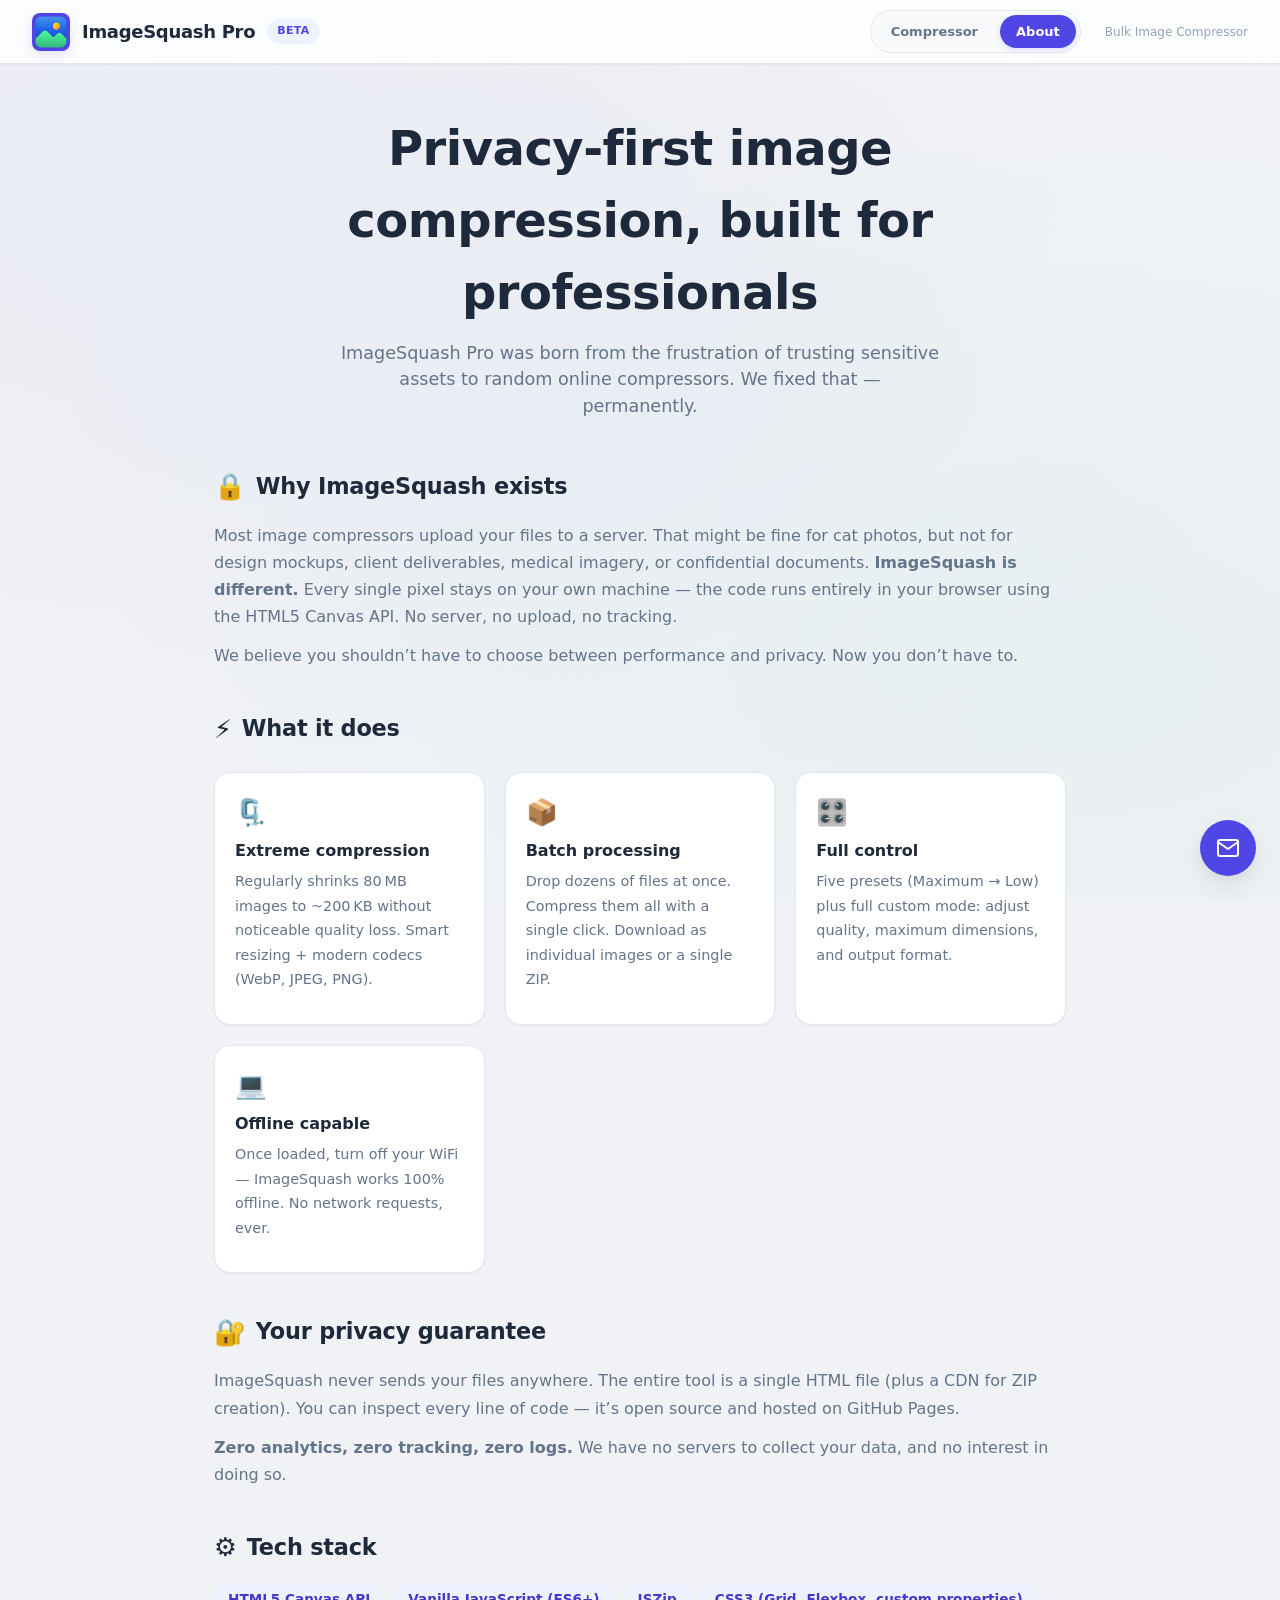
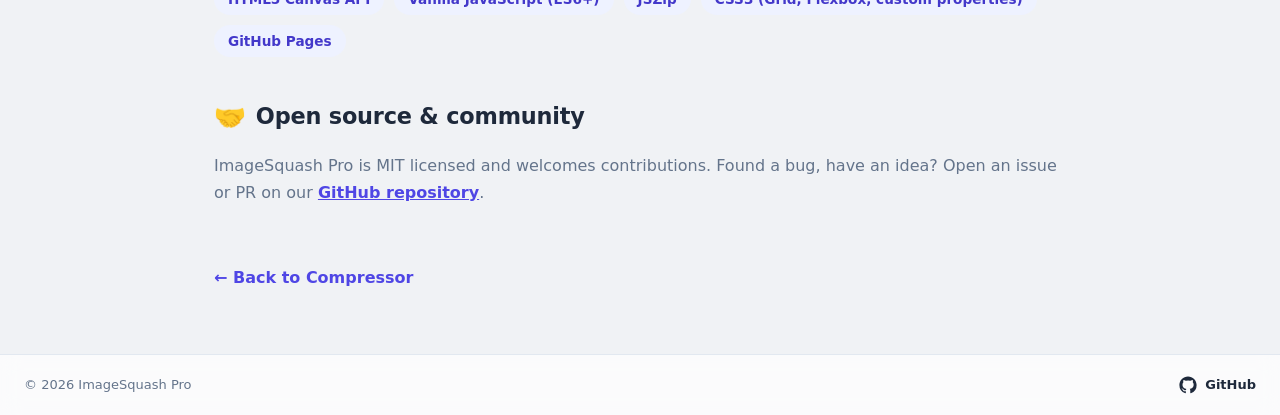
<file: about.html>
<!doctype html>
<html lang="en">
  <head>
    <meta charset="UTF-8" />
    <meta name="viewport" content="width=device-width, initial-scale=1.0" />

    <!-- Primary Meta Tags -->
    <title>
      About – ImageSquash Pro | Private Client‑Side Image Compressor
    </title>
    <meta
      name="title"
      content="About – ImageSquash Pro | Private Client‑Side Image Compressor"
    />
    <meta
      name="description"
      content="Discover the story behind ImageSquash Pro – a free, open‑source bulk image compressor that runs offline in your browser. No server, no tracking, maximum privacy."
    />
    <meta
      name="keywords"
      content="about image squasher, private image compressor, client-side compression, open source image tool, browser image processor, privacy first, no upload compressor, HTML5 canvas compressor, image squash pro about, offline image tool"
    />
    <meta name="author" content="ImageSquash Pro" />
    <meta name="robots" content="index, follow" />

    <!-- Open Graph / Facebook -->
    <meta property="og:type" content="website" />
    <meta
      property="og:url"
      content="https://tutorialsandroid.github.io/image-squash-pro/about.html"
    />
    <meta
      property="og:title"
      content="About ImageSquash Pro – 100% Private Image Compression"
    />
    <meta
      property="og:description"
      content="Why we built a tool that never uploads your files. Learn about the privacy‑first, browser‑based bulk image compressor."
    />
    <meta
      property="og:image"
      content="https://raw.githubusercontent.com/TutorialsAndroid/image-squash-pro/refs/heads/main/assets/banner.png"
    />

    <!-- Twitter -->
    <meta name="twitter:card" content="summary_large_image" />
    <meta
      name="twitter:url"
      content="https://tutorialsandroid.github.io/image-squash-pro/about.html"
    />
    <meta name="twitter:title" content="About ImageSquash Pro" />
    <meta
      name="twitter:description"
      content="100% offline, 0% server. Discover the open‑source image compressor that respects your privacy."
    />
    <meta
      name="twitter:image"
      content="https://raw.githubusercontent.com/TutorialsAndroid/image-squash-pro/refs/heads/main/assets/banner.png"
    />

    <!-- Favicon -->
    <link rel="icon" type="image/png" href="favicon/favicon.ico" />

    <!-- STYLES -->
    <link rel="stylesheet" href="css/index.css" />
    <link rel="stylesheet" href="css/about.css" />
  </head>
  <body>
    <!-- HEADER -->
    <div id="header"></div>

    <main class="about-wrapper">
      <div class="about-hero">
        <h1>Privacy‑first image compression, built for professionals</h1>
        <p class="subtitle">
          ImageSquash Pro was born from the frustration of trusting sensitive
          assets to random online compressors. We fixed that — permanently.
        </p>
      </div>

      <div class="about-section">
        <h2><span class="section-icon">🔒</span> Why ImageSquash exists</h2>
        <p>
          Most image compressors upload your files to a server. That might be
          fine for cat photos, but not for design mockups, client deliverables,
          medical imagery, or confidential documents.
          <strong>ImageSquash is different.</strong> Every single pixel stays on
          your own machine — the code runs entirely in your browser using the
          HTML5 Canvas API. No server, no upload, no tracking.
        </p>
        <p>
          We believe you shouldn’t have to choose between performance and
          privacy. Now you don’t have to.
        </p>
      </div>

      <div class="about-section">
        <h2><span class="section-icon">⚡</span> What it does</h2>
        <div class="feature-grid">
          <div class="feature-item">
            <div class="feature-icon">🗜️</div>
            <h3>Extreme compression</h3>
            <p>
              Regularly shrinks 80 MB images to ~200 KB without noticeable
              quality loss. Smart resizing + modern codecs (WebP, JPEG, PNG).
            </p>
          </div>
          <div class="feature-item">
            <div class="feature-icon">📦</div>
            <h3>Batch processing</h3>
            <p>
              Drop dozens of files at once. Compress them all with a single
              click. Download as individual images or a single ZIP.
            </p>
          </div>
          <div class="feature-item">
            <div class="feature-icon">🎛️</div>
            <h3>Full control</h3>
            <p>
              Five presets (Maximum → Low) plus full custom mode: adjust
              quality, maximum dimensions, and output format.
            </p>
          </div>
          <div class="feature-item">
            <div class="feature-icon">💻</div>
            <h3>Offline capable</h3>
            <p>
              Once loaded, turn off your WiFi — ImageSquash works 100% offline.
              No network requests, ever.
            </p>
          </div>
        </div>
      </div>

      <div class="about-section">
        <h2><span class="section-icon">🔐</span> Your privacy guarantee</h2>
        <p>
          ImageSquash never sends your files anywhere. The entire tool is a
          single HTML file (plus a CDN for ZIP creation). You can inspect every
          line of code — it’s open source and hosted on GitHub Pages.
        </p>
        <p>
          <strong>Zero analytics, zero tracking, zero logs.</strong> We have no
          servers to collect your data, and no interest in doing so.
        </p>
      </div>

      <div class="about-section">
        <h2><span class="section-icon">⚙️</span> Tech stack</h2>
        <ul class="tech-list">
          <li>HTML5 Canvas API</li>
          <li>Vanilla JavaScript (ES6+)</li>
          <li>JSZip</li>
          <li>CSS3 (Grid, Flexbox, custom properties)</li>
          <li>GitHub Pages</li>
        </ul>
      </div>

      <div class="about-section">
        <h2><span class="section-icon">🤝</span> Open source & community</h2>
        <p>
          ImageSquash Pro is MIT licensed and welcomes contributions. Found a
          bug, have an idea? Open an issue or PR on our
          <a
            href="https://github.com/TutorialsAndroid/image-squash-pro"
            target="_blank"
            rel="noopener noreferrer"
            style="color: var(--primary); font-weight: 600"
            >GitHub repository</a
          >.
        </p>
      </div>

      <a href="index.html" class="back-link"> ← Back to Compressor </a>
    </main>

    <!-- Same footer -->
    <div id="footer"></div>

    <!-- Load header component -->
    <script>
      fetch("components/header.html")
        .then((response) => response.text())
        .then((data) => {
          document.getElementById("header").innerHTML = data;

          // Set active nav link based on current URL hash or path
          const currentPage = window.location.pathname.split("/").pop(); // "index.html" or "about.html"
          const links = document.querySelectorAll(".nav-link");
          links.forEach((link) => {
            const href = link.getAttribute("href").split("/").pop();
            if (href === currentPage) {
              link.classList.add("active");
            } else {
              link.classList.remove("active");
            }
          });
        });
    </script>

    <!-- Load footer component -->
    <script>
      fetch("components/footer.html")
        .then((response) => response.text())
        .then((data) => {
          document.getElementById("footer").innerHTML = data;
        });
    </script>

    <!-- Scripts -->
    <script src="js/fab.js"></script>
    <script src="js/analytics.js"></script>
  </body>
</html>
</file>
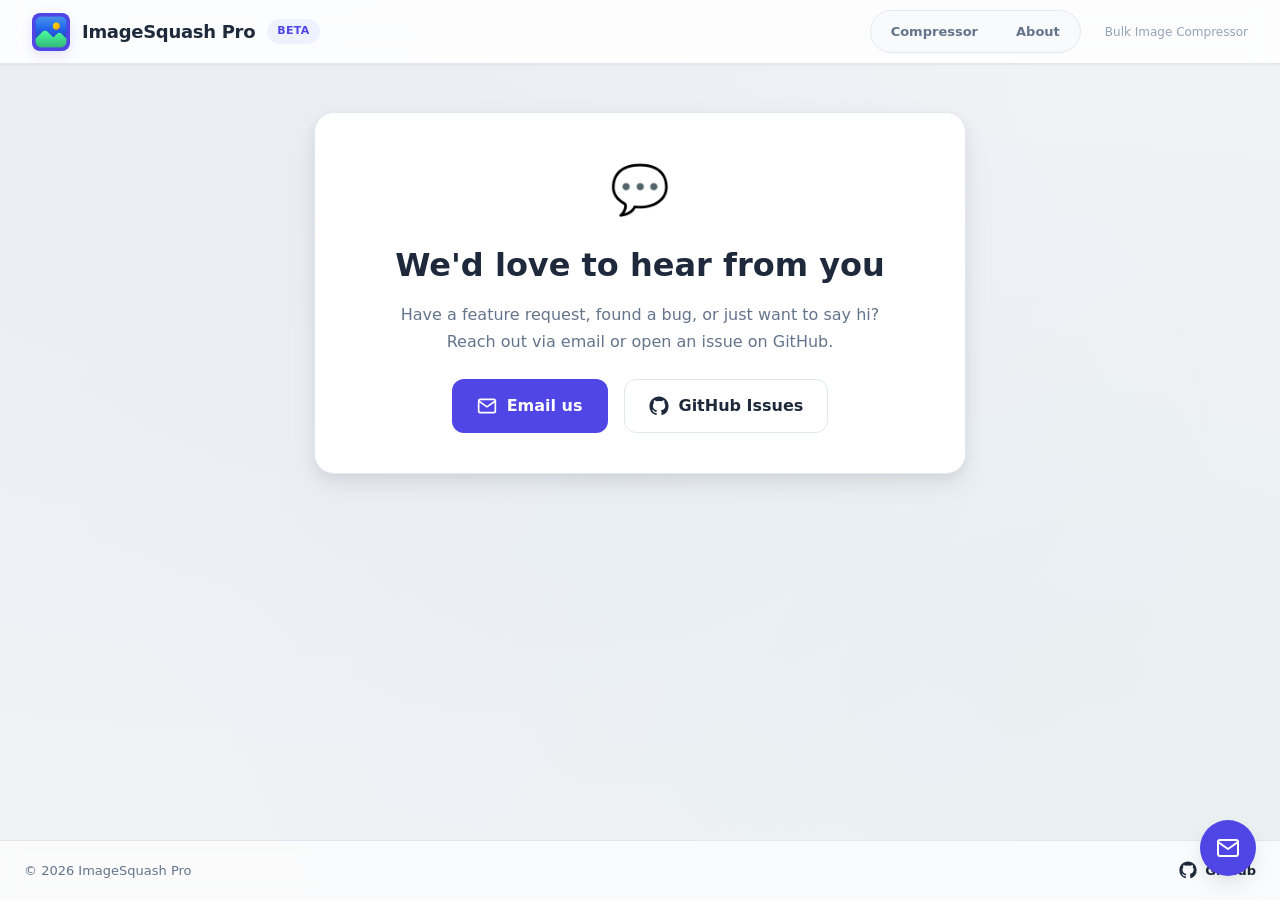
<file: contact.html>
<!doctype html>
<html lang="en">
  <head>
    <meta charset="UTF-8" />
    <meta name="viewport" content="width=device-width, initial-scale=1.0" />
    <!-- Primary Meta Tags -->
    <title>Contact – ImageSquash Pro | Get in Touch</title>
    <meta name="title" content="Contact – ImageSquash Pro | Get in Touch" />
    <meta
      name="description"
      content="Reach the ImageSquash Pro team for feedback, feature requests, or support. We’re open source, private, and here to help."
    />
    <meta
      name="keywords"
      content="contact image squasher, image compressor contact, support image compression, privacy tool contact, open source help, feedback image tool, get in touch image compressor"
    />
    <meta name="author" content="ImageSquash Pro" />
    <meta name="robots" content="index, follow" />

    <!-- Open Graph / Facebook -->
    <meta property="og:type" content="website" />
    <meta
      property="og:url"
      content="https://tutorialsandroid.github.io/image-squash-pro/contact.html"
    />
    <meta
      property="og:title"
      content="Contact ImageSquash Pro – We’re Listening"
    />
    <meta
      property="og:description"
      content="Need help, have a suggestion, or want to contribute? Reach out to the team behind the private, browser‑based image compressor."
    />
    <meta
      property="og:image"
      content="https://raw.githubusercontent.com/TutorialsAndroid/image-squash-pro/refs/heads/main/assets/banner.png"
    />

    <!-- Twitter -->
    <meta name="twitter:card" content="summary_large_image" />
    <meta
      name="twitter:url"
      content="https://tutorialsandroid.github.io/image-squash-pro/contact.html"
    />
    <meta name="twitter:title" content="Contact ImageSquash Pro" />
    <meta
      name="twitter:description"
      content="Get in touch with the team behind the private, open‑source bulk image compressor."
    />
    <meta
      name="twitter:image"
      content="https://raw.githubusercontent.com/TutorialsAndroid/image-squash-pro/refs/heads/main/assets/banner.png"
    />

    <!-- Favicon -->
    <link rel="icon" type="image/png" href="favicon/favicon.ico" />

    <!-- STYLES -->
    <link rel="stylesheet" href="css/index.css" />
    <link rel="stylesheet" href="css/contact.css" />
  </head>
  <body>
    <!-- HEADER -->
    <div id="header"></div>

    <main class="contact-wrapper">
      <div class="contact-card">
        <div class="contact-icon">💬</div>
        <h1>We'd love to hear from you</h1>
        <p>
          Have a feature request, found a bug, or just want to say hi?<br />
          Reach out via email or open an issue on GitHub.
        </p>
        <div class="contact-methods">
          <a
            href="mailto:akshaysunilmasram@yahoo.com?subject=Feedback%20for%20ImageSquash%20Pro"
            class="contact-btn primary"
          >
            <svg
              width="20"
              height="20"
              viewBox="0 0 24 24"
              fill="none"
              stroke="currentColor"
              stroke-width="2"
            >
              <path
                d="M4 4h16c1.1 0 2 .9 2 2v12c0 1.1-.9 2-2 2H4c-1.1 0-2-.9-2-2V6c0-1.1.9-2 2-2z"
              />
              <polyline points="22,6 12,13 2,6" />
            </svg>
            Email us
          </a>
          <a
            href="https://github.com/TutorialsAndroid/image-squash-pro/issues"
            target="_blank"
            rel="noopener"
            class="contact-btn"
          >
            <svg width="20" height="20" viewBox="0 0 24 24" fill="currentColor">
              <path
                d="M12 .5C5.65.5.5 5.65.5 12a11.5 11.5 0 0 0 7.86 10.92c.58.1.79-.25.79-.56v-2.02c-3.2.7-3.88-1.38-3.88-1.38-.53-1.34-1.28-1.7-1.28-1.7-1.05-.72.08-.71.08-.71 1.16.08 1.77 1.2 1.77 1.2 1.03 1.77 2.7 1.26 3.36.97.1-.75.4-1.26.72-1.55-2.55-.29-5.24-1.28-5.24-5.7 0-1.26.45-2.28 1.2-3.09-.12-.3-.52-1.5.11-3.13 0 0 .98-.31 3.2 1.18a11.1 11.1 0 0 1 5.82 0c2.22-1.5 3.2-1.18 3.2-1.18.63 1.63.23 2.83.11 3.13.75.81 1.2 1.83 1.2 3.09 0 4.43-2.7 5.4-5.27 5.69.41.35.78 1.04.78 2.1v3.11c0 .31.21.67.8.56A11.5 11.5 0 0 0 23.5 12C23.5 5.65 18.35.5 12 .5Z"
              />
            </svg>
            GitHub Issues
          </a>
        </div>
      </div>
    </main>

    <!-- Same footer -->
    <div id="footer"></div>

    <!-- Load header component -->
    <script>
      fetch("components/header.html")
        .then((response) => response.text())
        .then((data) => {
          document.getElementById("header").innerHTML = data;

          // Set active nav link based on current URL hash or path
          const currentPage = window.location.pathname.split("/").pop(); // "index.html" or "about.html"
          const links = document.querySelectorAll(".nav-link");
          links.forEach((link) => {
            const href = link.getAttribute("href").split("/").pop();
            if (href === currentPage) {
              link.classList.add("active");
            } else {
              link.classList.remove("active");
            }
          });
        });
    </script>

    <!-- Load footer component -->
    <script>
      fetch("components/footer.html")
        .then((response) => response.text())
        .then((data) => {
          document.getElementById("footer").innerHTML = data;
        });
    </script>

    <!-- Scripts -->
    <script src="js/fab.js"></script>
    <script src="js/analytics.js"></script>
  </body>
</html>
</file>
<file: css/index.css>
:root {
  --bg: #f0f2f5;
  --surface: #ffffff;
  --surface-alt: #f8fafc;
  --border: #e2e8f0;
  --border-hover: #cbd5e1;
  --text: #1e293b;
  --text-secondary: #64748b;
  --text-muted: #94a3b8;
  --primary: #4f46e5;
  --primary-hover: #4338ca;
  --primary-light: #eef2ff;
  --primary-glow: rgba(79, 70, 229, 0.15);
  --success: #10b981;
  --success-light: #ecfdf5;
  --warning: #f59e0b;
  --warning-light: #fffbeb;
  --danger: #ef4444;
  --danger-light: #fef2f2;
  --info: #3b82f6;
  --shadow-sm: 0 1px 2px rgba(0, 0, 0, 0.05);
  --shadow: 0 1px 3px rgba(0, 0, 0, 0.08), 0 1px 2px rgba(0, 0, 0, 0.06);
  --shadow-md: 0 4px 6px rgba(0, 0, 0, 0.06), 0 2px 4px rgba(0, 0, 0, 0.04);
  --shadow-lg: 0 10px 25px rgba(0, 0, 0, 0.08), 0 4px 10px rgba(0, 0, 0, 0.04);
  --shadow-xl: 0 20px 50px rgba(0, 0, 0, 0.12), 0 8px 20px rgba(0, 0, 0, 0.06);
  --radius-sm: 8px;
  --radius: 12px;
  --radius-lg: 16px;
  --radius-xl: 20px;
  --transition: 0.2s cubic-bezier(0.4, 0, 0.2, 1);
  --transition-slow: 0.35s cubic-bezier(0.4, 0, 0.2, 1);
  --font: "Inter", "Segoe UI", system-ui, -apple-system, sans-serif;
  --font-mono: "JetBrains Mono", "SF Mono", "Fira Code", "Consolas", monospace;
}

* {
  margin: 0;
  padding: 0;
  box-sizing: border-box;
}

html {
  height: 100%;
}

body {
  font-family: var(--font);
  background: var(--bg);
  color: var(--text);
  min-height: 100vh;
  line-height: 1.5;
  -webkit-font-smoothing: antialiased;
  -moz-osx-font-smoothing: grayscale;
  background-image:
    radial-gradient(
      ellipse at 15% 20%,
      rgba(79, 70, 229, 0.03) 0%,
      transparent 60%
    ),
    radial-gradient(
      ellipse at 85% 75%,
      rgba(16, 185, 129, 0.03) 0%,
      transparent 60%
    ),
    radial-gradient(
      ellipse at 50% 50%,
      rgba(59, 130, 246, 0.02) 0%,
      transparent 70%
    );
  background-attachment: fixed;
}

body {
  display: flex;
  flex-direction: column;
}

/* ── Header ─────────────────────── */
.app-header {
  background: var(--surface);
  border-bottom: 1px solid var(--border);
  padding: 0 32px;
  height: 64px;
  display: flex;
  align-items: center;
  justify-content: space-between;
  position: sticky;
  top: 0;
  z-index: 100;
  backdrop-filter: blur(12px);
  background: rgba(255, 255, 255, 0.85);
  box-shadow: var(--shadow-sm);
}
.header-brand {
  display: flex;
  align-items: center;
  gap: 12px;
}
.header-logo {
  width: 38px;
  height: 38px;
  background: var(--primary);
  border-radius: var(--radius-sm);
  display: flex;
  align-items: center;
  justify-content: center;
  color: #fff;
  font-size: 20px;
  font-weight: 700;
  letter-spacing: -0.5px;
  box-shadow: 0 4px 12px var(--primary-glow);
}
.header-title {
  font-weight: 700;
  font-size: 18px;
  letter-spacing: -0.3px;
  color: var(--text);
}
.header-badge {
  font-size: 11px;
  font-weight: 600;
  background: var(--primary-light);
  color: var(--primary);
  padding: 4px 10px;
  border-radius: 20px;
  letter-spacing: 0.3px;
  text-transform: uppercase;
}
.header-actions {
  display: flex;
  align-items: center;
  gap: 24px;
}
.logo-img {
  width: 100%;
  height: 100%;
  object-fit: contain;
  border-radius: var(--radius-sm);
}

/* ── Main navigation ── */
.main-nav {
  display: flex;
  gap: 6px;
  background: var(--surface-alt);
  padding: 4px;
  border-radius: 28px;
  border: 1px solid var(--border);
}

.nav-link {
  text-decoration: none;
  font-size: 13px;
  font-weight: 600;
  padding: 7px 16px;
  border-radius: 24px;
  color: var(--text-secondary);
  transition: all 0.2s ease;
  white-space: nowrap;
}

.nav-link:hover {
  color: var(--primary);
  background: var(--primary-light);
  border-color: transparent;
}

.nav-link.active {
  background: var(--primary);
  color: #fff;
  box-shadow: 0 2px 6px var(--primary-glow);
}

/* ── Subtitle text (next to nav) ── */
.header-subtitle {
  font-size: 12px;
  color: var(--text-muted);
  font-weight: 500;
  white-space: nowrap;
}

/* ── Slogan Bar (NEW) ───────────── */
.slogan-bar {
  background: linear-gradient(
    105deg,
    var(--primary) 0%,
    var(--primary-hover) 100%
  );
  color: #fff;
  text-align: center;
  padding: 10px 24px;
  font-weight: 500;
  font-size: 14px;
  letter-spacing: -0.1px;
  box-shadow: 0 2px 8px rgba(79, 70, 229, 0.25);
  display: flex;
  align-items: center;
  justify-content: center;
  gap: 8px;
  flex-wrap: wrap;
}
.slogan-bar .shield {
  font-size: 16px;
}

/* ── Main Layout ────────────────── */
.app-container {
  max-width: 1300px;
  margin: 0 auto;
  padding: 28px 24px 48px;
  display: flex;
  flex-direction: column;
  gap: 24px;
  flex: 1;
}

/* ── Settings Panel ─────────────── */
.settings-panel {
  background: var(--surface);
  border-radius: var(--radius-lg);
  padding: 20px 24px;
  box-shadow: var(--shadow);
  border: 1px solid var(--border);
  display: flex;
  flex-wrap: wrap;
  gap: 20px;
  align-items: center;
  transition: var(--transition);
}
.settings-group {
  display: flex;
  align-items: center;
  gap: 10px;
}
.settings-label {
  font-size: 13px;
  font-weight: 600;
  color: var(--text-secondary);
  text-transform: uppercase;
  letter-spacing: 0.4px;
  white-space: nowrap;
  user-select: none;
}
.preset-pills {
  display: flex;
  gap: 6px;
  flex-wrap: wrap;
}
.preset-pill {
  padding: 7px 15px;
  border-radius: 24px;
  border: 1.5px solid var(--border);
  background: var(--surface);
  cursor: pointer;
  font-size: 13px;
  font-weight: 500;
  color: var(--text-secondary);
  transition: var(--transition);
  white-space: nowrap;
  user-select: none;
  letter-spacing: -0.1px;
  font-family: var(--font);
}
.preset-pill:hover {
  border-color: var(--primary);
  color: var(--primary);
  background: var(--primary-light);
}
.preset-pill.active {
  background: var(--primary);
  color: #fff;
  border-color: var(--primary);
  box-shadow: 0 2px 8px var(--primary-glow);
  font-weight: 600;
}
.slider-container {
  display: flex;
  align-items: center;
  gap: 10px;
}
.slider-container input[type="range"] {
  -webkit-appearance: none;
  width: 110px;
  height: 6px;
  border-radius: 3px;
  background: var(--border);
  outline: none;
  cursor: pointer;
}
.slider-container input[type="range"]::-webkit-slider-thumb {
  -webkit-appearance: none;
  width: 20px;
  height: 20px;
  border-radius: 50%;
  background: var(--primary);
  cursor: pointer;
  border: 3px solid #fff;
  box-shadow: var(--shadow-md);
  transition: var(--transition);
}
.slider-container input[type="range"]::-webkit-slider-thumb:hover {
  transform: scale(1.1);
  box-shadow: var(--shadow-lg);
}
.slider-value {
  font-weight: 700;
  font-size: 14px;
  color: var(--primary);
  min-width: 36px;
  text-align: center;
  font-family: var(--font-mono);
}
.dimension-input {
  width: 72px;
  padding: 8px 10px;
  border: 1.5px solid var(--border);
  border-radius: var(--radius-sm);
  font-size: 13px;
  font-family: var(--font-mono);
  text-align: center;
  transition: var(--transition);
  background: var(--surface-alt);
  color: var(--text);
}
.dimension-input:focus {
  outline: none;
  border-color: var(--primary);
  box-shadow: 0 0 0 3px var(--primary-glow);
  background: #fff;
}
.format-select {
  padding: 8px 32px 8px 12px;
  border: 1.5px solid var(--border);
  border-radius: var(--radius-sm);
  font-size: 13px;
  font-weight: 500;
  background: var(--surface-alt);
  cursor: pointer;
  color: var(--text);
  transition: var(--transition);
  font-family: var(--font);
  appearance: none;
  -webkit-appearance: none;
  background-image: url("data:image/svg+xml,%3Csvg xmlns='http://www.w3.org/2000/svg' width='12' height='12' viewBox='0 0 24 24' fill='none' stroke='%2364748b' stroke-width='2.5'%3E%3Cpath d='M6 9l6 6 6-6'%3E%3C/path%3E%3C/svg%3E");
  background-repeat: no-repeat;
  background-position: right 10px center;
}
.format-select:focus {
  outline: none;
  border-color: var(--primary);
  box-shadow: 0 0 0 3px var(--primary-glow);
  background: #fff;
}
.settings-divider {
  width: 1px;
  height: 28px;
  background: var(--border);
  border-radius: 1px;
}

/* ── Upload Zone ────────────────── */
.upload-zone {
  background: var(--surface);
  border: 2px dashed var(--border);
  border-radius: var(--radius-xl);
  padding: 40px 32px;
  text-align: center;
  cursor: pointer;
  transition: var(--transition-slow);
  position: relative;
  overflow: hidden;
  box-shadow: var(--shadow);
}
.upload-zone:hover,
.upload-zone.drag-over {
  border-color: var(--primary);
  background: var(--primary-light);
  box-shadow:
    var(--shadow-lg),
    0 0 0 8px var(--primary-glow);
  transform: translateY(-1px);
}
.upload-zone.drag-over {
  border-style: solid;
  background: #eef2ff;
  box-shadow:
    var(--shadow-xl),
    0 0 0 16px rgba(79, 70, 229, 0.06);
}
.upload-icon-wrapper {
  width: 64px;
  height: 64px;
  border-radius: 50%;
  background: var(--primary-light);
  display: flex;
  align-items: center;
  justify-content: center;
  margin: 0 auto 16px;
  transition: var(--transition-slow);
}
.upload-zone:hover .upload-icon-wrapper {
  background: #dde3ff;
  transform: scale(1.05);
}
.upload-icon {
  font-size: 28px;
  color: var(--primary);
}
.upload-title {
  font-weight: 700;
  font-size: 17px;
  margin-bottom: 4px;
  color: var(--text);
  letter-spacing: -0.2px;
}
.upload-subtitle {
  font-size: 13px;
  color: var(--text-secondary);
  margin-bottom: 4px;
}
.upload-hint {
  font-size: 11px;
  color: var(--text-muted);
  margin-top: 8px;
}
.upload-zone input[type="file"] {
  position: absolute;
  inset: 0;
  opacity: 0;
  cursor: pointer;
}
.compact-upload {
  border: 1.5px dashed var(--border);
  border-radius: var(--radius);
  padding: 16px 20px;
  text-align: center;
  cursor: pointer;
  transition: var(--transition);
  background: var(--surface-alt);
  font-size: 13px;
  font-weight: 500;
  color: var(--text-secondary);
  position: relative;
}
.compact-upload:hover {
  border-color: var(--primary);
  color: var(--primary);
  background: var(--primary-light);
}
.compact-upload input[type="file"] {
  position: absolute;
  inset: 0;
  opacity: 0;
  cursor: pointer;
}

/* ── Results Area ───────────────── */
.results-header {
  display: flex;
  align-items: center;
  justify-content: space-between;
  flex-wrap: wrap;
  gap: 12px;
  margin-bottom: 8px;
}
.results-title {
  font-weight: 700;
  font-size: 16px;
  letter-spacing: -0.2px;
}
.results-count {
  font-size: 13px;
  color: var(--text-secondary);
  font-weight: 500;
}
.results-actions {
  display: flex;
  gap: 8px;
  flex-wrap: wrap;
}

/* ── Buttons ────────────────────── */
.btn {
  padding: 10px 18px;
  border-radius: var(--radius-sm);
  font-weight: 600;
  font-size: 13px;
  cursor: pointer;
  border: none;
  transition: var(--transition);
  letter-spacing: -0.1px;
  font-family: var(--font);
  display: inline-flex;
  align-items: center;
  gap: 7px;
  white-space: nowrap;
  user-select: none;
}
.btn-primary {
  background: var(--primary);
  color: #fff;
  box-shadow: 0 2px 8px var(--primary-glow);
}
.btn-primary:hover {
  background: var(--primary-hover);
  box-shadow: 0 4px 16px var(--primary-glow);
  transform: translateY(-1px);
}
.btn-primary:active {
  transform: translateY(0);
  box-shadow: 0 1px 4px var(--primary-glow);
}
.btn-secondary {
  background: var(--surface);
  color: var(--text);
  border: 1.5px solid var(--border);
}
.btn-secondary:hover {
  border-color: var(--border-hover);
  background: var(--surface-alt);
}
.btn-success {
  background: var(--success);
  color: #fff;
  box-shadow: 0 2px 8px rgba(16, 185, 129, 0.2);
}
.btn-success:hover {
  box-shadow: 0 4px 16px rgba(16, 185, 129, 0.3);
  transform: translateY(-1px);
}
.btn-danger {
  background: #fff;
  color: var(--danger);
  border: 1.5px solid #fecaca;
}
.btn-danger:hover {
  background: var(--danger-light);
  border-color: var(--danger);
}
.btn-sm {
  padding: 6px 12px;
  font-size: 12px;
  border-radius: 6px;
}
.btn-xs {
  padding: 4px 10px;
  font-size: 11px;
  border-radius: 5px;
  font-weight: 600;
}
.btn-icon {
  width: 32px;
  height: 32px;
  padding: 0;
  border-radius: 50%;
  display: inline-flex;
  align-items: center;
  justify-content: center;
  font-size: 16px;
}
.btn:disabled {
  opacity: 0.5;
  pointer-events: none;
  cursor: not-allowed;
}

/* ── Image Grid ─────────────────── */
.image-grid {
  display: grid;
  grid-template-columns: repeat(auto-fill, minmax(280px, 1fr));
  gap: 16px;
}
.image-card {
  background: var(--surface);
  border: 1px solid var(--border);
  border-radius: var(--radius-lg);
  overflow: hidden;
  transition: var(--transition);
  box-shadow: var(--shadow-sm);
  display: flex;
  flex-direction: column;
  animation: cardIn 0.4s ease-out;
}
@keyframes cardIn {
  from {
    opacity: 0;
    transform: translateY(16px);
  }
  to {
    opacity: 1;
    transform: translateY(0);
  }
}
.image-card:hover {
  box-shadow: var(--shadow-lg);
  border-color: var(--border-hover);
  transform: translateY(-2px);
}
.card-preview {
  width: 100%;
  height: 180px;
  background: #f1f5f9;
  display: flex;
  align-items: center;
  justify-content: center;
  overflow: hidden;
  position: relative;
  cursor: pointer;
}
.card-preview img {
  width: 100%;
  height: 100%;
  object-fit: cover;
  transition: transform 0.3s ease;
}
.card-preview:hover img {
  transform: scale(1.04);
}
.card-preview .status-overlay {
  position: absolute;
  inset: 0;
  background: rgba(0, 0, 0, 0.5);
  display: flex;
  align-items: center;
  justify-content: center;
  color: #fff;
  font-weight: 600;
  font-size: 14px;
  gap: 8px;
}
.spinner {
  width: 22px;
  height: 22px;
  border: 2.5px solid rgba(255, 255, 255, 0.4);
  border-top-color: #fff;
  border-radius: 50%;
  animation: spin 0.7s linear infinite;
}
@keyframes spin {
  to {
    transform: rotate(360deg);
  }
}
.card-body {
  padding: 14px 16px;
  flex: 1;
  display: flex;
  flex-direction: column;
  gap: 10px;
}
.card-filename {
  font-weight: 600;
  font-size: 13px;
  color: var(--text);
  white-space: nowrap;
  overflow: hidden;
  text-overflow: ellipsis;
  letter-spacing: -0.1px;
}
.card-stats {
  display: flex;
  gap: 8px;
  flex-wrap: wrap;
  align-items: center;
}
.stat-badge {
  font-size: 11px;
  font-weight: 600;
  padding: 4px 10px;
  border-radius: 14px;
  letter-spacing: 0.1px;
  font-family: var(--font-mono);
  white-space: nowrap;
}
.stat-original {
  background: #f1f5f9;
  color: #64748b;
}
.stat-compressed {
  background: var(--success-light);
  color: #059669;
}
.stat-saving {
  background: #eef2ff;
  color: var(--primary);
  font-weight: 700;
}
.stat-saving.poor {
  background: var(--warning-light);
  color: #b45309;
}
.stat-saving.great {
  background: #ecfdf5;
  color: #059669;
}
.card-actions {
  display: flex;
  gap: 6px;
  flex-wrap: wrap;
}

/* ── Summary Bar ────────────────── */
.summary-bar {
  background: var(--surface);
  border-radius: var(--radius-lg);
  padding: 18px 24px;
  box-shadow: var(--shadow);
  border: 1px solid var(--border);
  display: flex;
  flex-wrap: wrap;
  gap: 20px;
  align-items: center;
  justify-content: space-between;
}
.summary-stat {
  display: flex;
  flex-direction: column;
  gap: 2px;
}
.summary-stat-value {
  font-weight: 700;
  font-size: 18px;
  letter-spacing: -0.3px;
  font-family: var(--font-mono);
}
.summary-stat-label {
  font-size: 11px;
  color: var(--text-muted);
  text-transform: uppercase;
  letter-spacing: 0.5px;
  font-weight: 600;
}
.summary-highlight {
  color: var(--success);
  font-weight: 700;
  font-size: 20px;
}

/* ── Toast ──────────────────────── */
.toast-container {
  position: fixed;
  bottom: 24px;
  right: 24px;
  z-index: 999;
  display: flex;
  flex-direction: column;
  gap: 8px;
  pointer-events: none;
}
.toast {
  pointer-events: auto;
  background: #1e293b;
  color: #fff;
  padding: 12px 20px;
  border-radius: var(--radius-sm);
  font-weight: 500;
  font-size: 13px;
  box-shadow: var(--shadow-xl);
  animation:
    slideIn 0.3s ease-out,
    fadeOut 0.3s ease-in 2.5s forwards;
  max-width: 380px;
  letter-spacing: -0.1px;
}
@keyframes slideIn {
  from {
    transform: translateX(120%);
    opacity: 0;
  }
  to {
    transform: translateX(0);
    opacity: 1;
  }
}
@keyframes fadeOut {
  to {
    opacity: 0;
    transform: translateY(-10px);
  }
}

/* ── Responsive ─────────────────── */
@media (max-width: 768px) {
  .app-header {
    padding: 0 16px;
    height: 56px;
  }
  .header-title {
    font-size: 15px;
  }
  .header-badge {
    display: none;
  }
  .app-container {
    padding: 16px 12px 32px;
    gap: 16px;
  }
  .settings-panel {
    padding: 14px 16px;
    gap: 12px;
    flex-direction: column;
    align-items: stretch;
  }
  .settings-divider {
    width: 100%;
    height: 1px;
  }
  .image-grid {
    grid-template-columns: 1fr;
    gap: 12px;
  }
  .summary-bar {
    flex-direction: column;
    align-items: stretch;
    gap: 12px;
  }
  .upload-zone {
    padding: 24px 16px;
  }
  .upload-title {
    font-size: 15px;
  }
  .btn {
    padding: 8px 14px;
    font-size: 12px;
  }
  .preset-pills {
    gap: 4px;
  }
  .preset-pill {
    padding: 6px 11px;
    font-size: 11px;
  }
}
@media (max-width: 480px) {
  .settings-group {
    flex-wrap: wrap;
  }
  .card-preview {
    height: 140px;
  }
  .header-logo {
    width: 30px;
    height: 30px;
    font-size: 16px;
  }
}

/* ── Scrollbar ──────────────────── */
::-webkit-scrollbar {
  width: 6px;
  height: 6px;
}
::-webkit-scrollbar-track {
  background: transparent;
}
::-webkit-scrollbar-thumb {
  background: #cbd5e1;
  border-radius: 3px;
}
::-webkit-scrollbar-thumb:hover {
  background: #94a3b8;
}

/* ── Footer ─────────────────────── */
.app-footer {
  margin-top: auto;
  padding: 20px 24px;
  border-top: 1px solid var(--border);
  background: rgba(255, 255, 255, 0.7);
  backdrop-filter: blur(10px);
}

.footer-content {
  max-width: 1300px;
  margin: 0 auto;
  display: flex;
  align-items: center;
  justify-content: space-between;
  gap: 16px;
  flex-wrap: wrap;
  font-size: 13px;
  color: var(--text-secondary);
}

.footer-github {
  display: inline-flex;
  align-items: center;
  gap: 8px;
  text-decoration: none;
  color: var(--text);
  font-weight: 600;
  transition: var(--transition);
}

.footer-github:hover {
  color: var(--primary);
  transform: translateY(-1px);
}

.footer-github svg {
  transition: var(--transition);
}

.footer-github:hover svg {
  transform: scale(1.08);
}

@media (max-width: 640px) {
  .footer-content {
    flex-direction: column;
    text-align: center;
  }
}

/* ── Performance Warning Dialog (SweetAlert style) ── */
.perf-overlay {
  position: fixed;
  inset: 0;
  background: rgba(0, 0, 0, 0.5);
  backdrop-filter: blur(4px);
  display: flex;
  align-items: center;
  justify-content: center;
  z-index: 9999;
  animation: fadeInOverlay 0.25s ease;
}
@keyframes fadeInOverlay {
  from {
    opacity: 0;
  }
  to {
    opacity: 1;
  }
}

.perf-dialog {
  background: #fff;
  border-radius: var(--radius-xl);
  padding: 32px 28px 24px;
  max-width: 420px;
  width: 90%;
  text-align: center;
  box-shadow:
    var(--shadow-xl),
    0 0 0 1px rgba(0, 0, 0, 0.05);
  animation: popIn 0.3s cubic-bezier(0.175, 0.885, 0.32, 1.275);
}
@keyframes popIn {
  from {
    transform: scale(0.85);
    opacity: 0;
  }
  to {
    transform: scale(1);
    opacity: 1;
  }
}

.perf-icon {
  width: 64px;
  height: 64px;
  background: var(--warning-light);
  border-radius: 50%;
  display: flex;
  align-items: center;
  justify-content: center;
  margin: 0 auto 18px;
  font-size: 32px;
}
.perf-title {
  font-size: 20px;
  font-weight: 700;
  color: var(--text);
  margin-bottom: 10px;
  letter-spacing: -0.2px;
}
.perf-message {
  font-size: 14px;
  color: var(--text-secondary);
  line-height: 1.6;
  margin-bottom: 24px;
}
.perf-actions {
  display: flex;
  gap: 10px;
  justify-content: center;
  flex-wrap: wrap;
}
.perf-actions .btn {
  padding: 10px 22px;
  font-size: 13px;
}

@media (max-width: 768px) {
  .header-actions {
    gap: 8px;
  }
  .main-nav {
    gap: 2px;
  }
  .nav-link {
    font-size: 11px;
    padding: 5px 10px;
  }
  .header-subtitle {
    display: none;
  }
}

@media (max-width: 480px) {
  .header-actions {
    gap: 6px;
  }
  .main-nav {
    padding: 2px;
  }
  .nav-link {
    padding: 4px 8px;
    font-size: 10px;
  }
}

/* ── Floating Action Button ── */
.fab {
  position: fixed;
  bottom: 24px;
  right: 24px;
  width: 56px;
  height: 56px;
  border-radius: 50%;
  background: var(--primary);
  color: #fff;
  display: flex;
  align-items: center;
  justify-content: center;
  box-shadow: var(--shadow-lg);
  transition:
    transform 0.2s ease,
    box-shadow 0.2s ease;
  z-index: 800;
  text-decoration: none;
}
.fab:hover {
  transform: scale(1.1);
  box-shadow:
    var(--shadow-xl),
    0 0 0 4px var(--primary-glow);
}
.fab:active {
  transform: scale(0.95);
}

/* ── Welcome Dialog ── */
.welcome-overlay {
  position: fixed;
  inset: 0;
  background: rgba(15, 23, 42, 0.55);
  backdrop-filter: blur(8px);
  display: flex;
  align-items: center;
  justify-content: center;
  z-index: 10000;
  animation: fadeInOverlay 0.3s ease;
}

.welcome-dialog {
  background: rgba(255, 255, 255, 0.9);
  backdrop-filter: blur(20px);
  border-radius: var(--radius-xl);
  padding: 44px 36px 36px;
  max-width: 440px;
  width: 90%;
  text-align: center;
  box-shadow:
    0 30px 60px rgba(0, 0, 0, 0.15),
    0 0 0 1px rgba(255, 255, 255, 0.2) inset;
  animation: popInWelcome 0.4s cubic-bezier(0.175, 0.885, 0.32, 1.275);
  border: 1px solid rgba(255, 255, 255, 0.3);
}

@keyframes popInWelcome {
  from {
    transform: scale(0.8);
    opacity: 0;
  }
  to {
    transform: scale(1);
    opacity: 1;
  }
}

.welcome-icon {
  width: 72px;
  height: 72px;
  background: linear-gradient(135deg, var(--primary) 0%, #818cf8 100%);
  border-radius: 50%;
  display: flex;
  align-items: center;
  justify-content: center;
  margin: 0 auto 20px;
  box-shadow: 0 12px 24px var(--primary-glow);
}

.welcome-title {
  font-size: 24px;
  font-weight: 800;
  color: var(--text);
  margin-bottom: 8px;
  letter-spacing: -0.5px;
}

.welcome-subtitle {
  font-size: 14px;
  color: var(--text-secondary);
  line-height: 1.6;
  margin-bottom: 28px;
}

.welcome-actions {
  display: flex;
  gap: 10px;
  justify-content: center;
}

.welcome-actions .btn {
  padding: 12px 24px;
  font-size: 14px;
  border-radius: var(--radius);
}
</file>
<file: css/about.css>
/* ── About‑specific styles ── */
.about-wrapper {
  flex: 1;
  max-width: 900px;
  margin: 0 auto;
  padding: 48px 24px 64px;
  width: 100%;
}
.about-hero {
  text-align: center;
  margin-bottom: 48px;
}
.about-hero h1 {
  font-size: clamp(2rem, 5vw, 3rem);
  font-weight: 800;
  letter-spacing: -0.5px;
  color: var(--text);
  margin-bottom: 12px;
}
.about-hero .subtitle {
  font-size: 1.1rem;
  color: var(--text-secondary);
  max-width: 600px;
  margin: 0 auto;
}
.about-section {
  margin-bottom: 40px;
}
.about-section h2 {
  font-size: 1.4rem;
  font-weight: 700;
  margin-bottom: 16px;
  color: var(--text);
  letter-spacing: -0.2px;
  display: flex;
  align-items: center;
  gap: 10px;
}
.about-section h2 .section-icon {
  font-size: 1.6rem;
}
.about-section p {
  color: var(--text-secondary);
  line-height: 1.7;
  margin-bottom: 12px;
}
.feature-grid {
  display: grid;
  grid-template-columns: repeat(auto-fit, minmax(240px, 1fr));
  gap: 20px;
  margin-top: 24px;
}
.feature-item {
  background: var(--surface);
  border: 1px solid var(--border);
  border-radius: var(--radius-lg);
  padding: 20px;
  box-shadow: var(--shadow-sm);
}
.feature-item .feature-icon {
  font-size: 1.6rem;
  margin-bottom: 8px;
}
.feature-item h3 {
  font-size: 1rem;
  font-weight: 700;
  margin-bottom: 6px;
  color: var(--text);
}
.feature-item p {
  font-size: 0.9rem;
  color: var(--text-secondary);
}
.tech-list {
  list-style: none;
  display: flex;
  flex-wrap: wrap;
  gap: 10px;
}
.tech-list li {
  background: var(--primary-light);
  color: var(--primary-hover);
  padding: 6px 14px;
  border-radius: 20px;
  font-size: 0.85rem;
  font-weight: 600;
}
.back-link {
  display: inline-flex;
  align-items: center;
  gap: 6px;
  text-decoration: none;
  color: var(--primary);
  font-weight: 600;
  margin-top: 20px;
  transition: var(--transition);
}
.back-link:hover {
  color: var(--primary-hover);
  transform: translateX(-3px);
}
</file>
<file: css/contact.css>
.contact-wrapper {
  flex: 1;
  max-width: 700px;
  margin: 0 auto;
  padding: 48px 24px 64px;
  width: 100%;
}
.contact-card {
  background: var(--surface);
  border: 1px solid var(--border);
  border-radius: var(--radius-xl);
  padding: 40px 32px;
  box-shadow: var(--shadow-lg);
  text-align: center;
}
.contact-icon {
  font-size: 48px;
  margin-bottom: 16px;
}
.contact-card h1 {
  font-size: 2rem;
  font-weight: 800;
  margin-bottom: 12px;
}
.contact-card p {
  color: var(--text-secondary);
  line-height: 1.7;
  margin-bottom: 24px;
}
.contact-methods {
  display: flex;
  flex-wrap: wrap;
  gap: 16px;
  justify-content: center;
  margin-top: 16px;
}
.contact-btn {
  display: inline-flex;
  align-items: center;
  gap: 10px;
  padding: 14px 24px;
  border-radius: var(--radius);
  text-decoration: none;
  font-weight: 600;
  transition: var(--transition);
  border: 1px solid var(--border);
  background: var(--surface);
  color: var(--text);
}
.contact-btn:hover {
  background: var(--primary-light);
  border-color: var(--primary);
  transform: translateY(-2px);
  box-shadow: var(--shadow-md);
}
.contact-btn.primary {
  background: var(--primary);
  color: #fff;
  border-color: transparent;
}
.contact-btn.primary:hover {
  background: var(--primary-hover);
}
</file>
